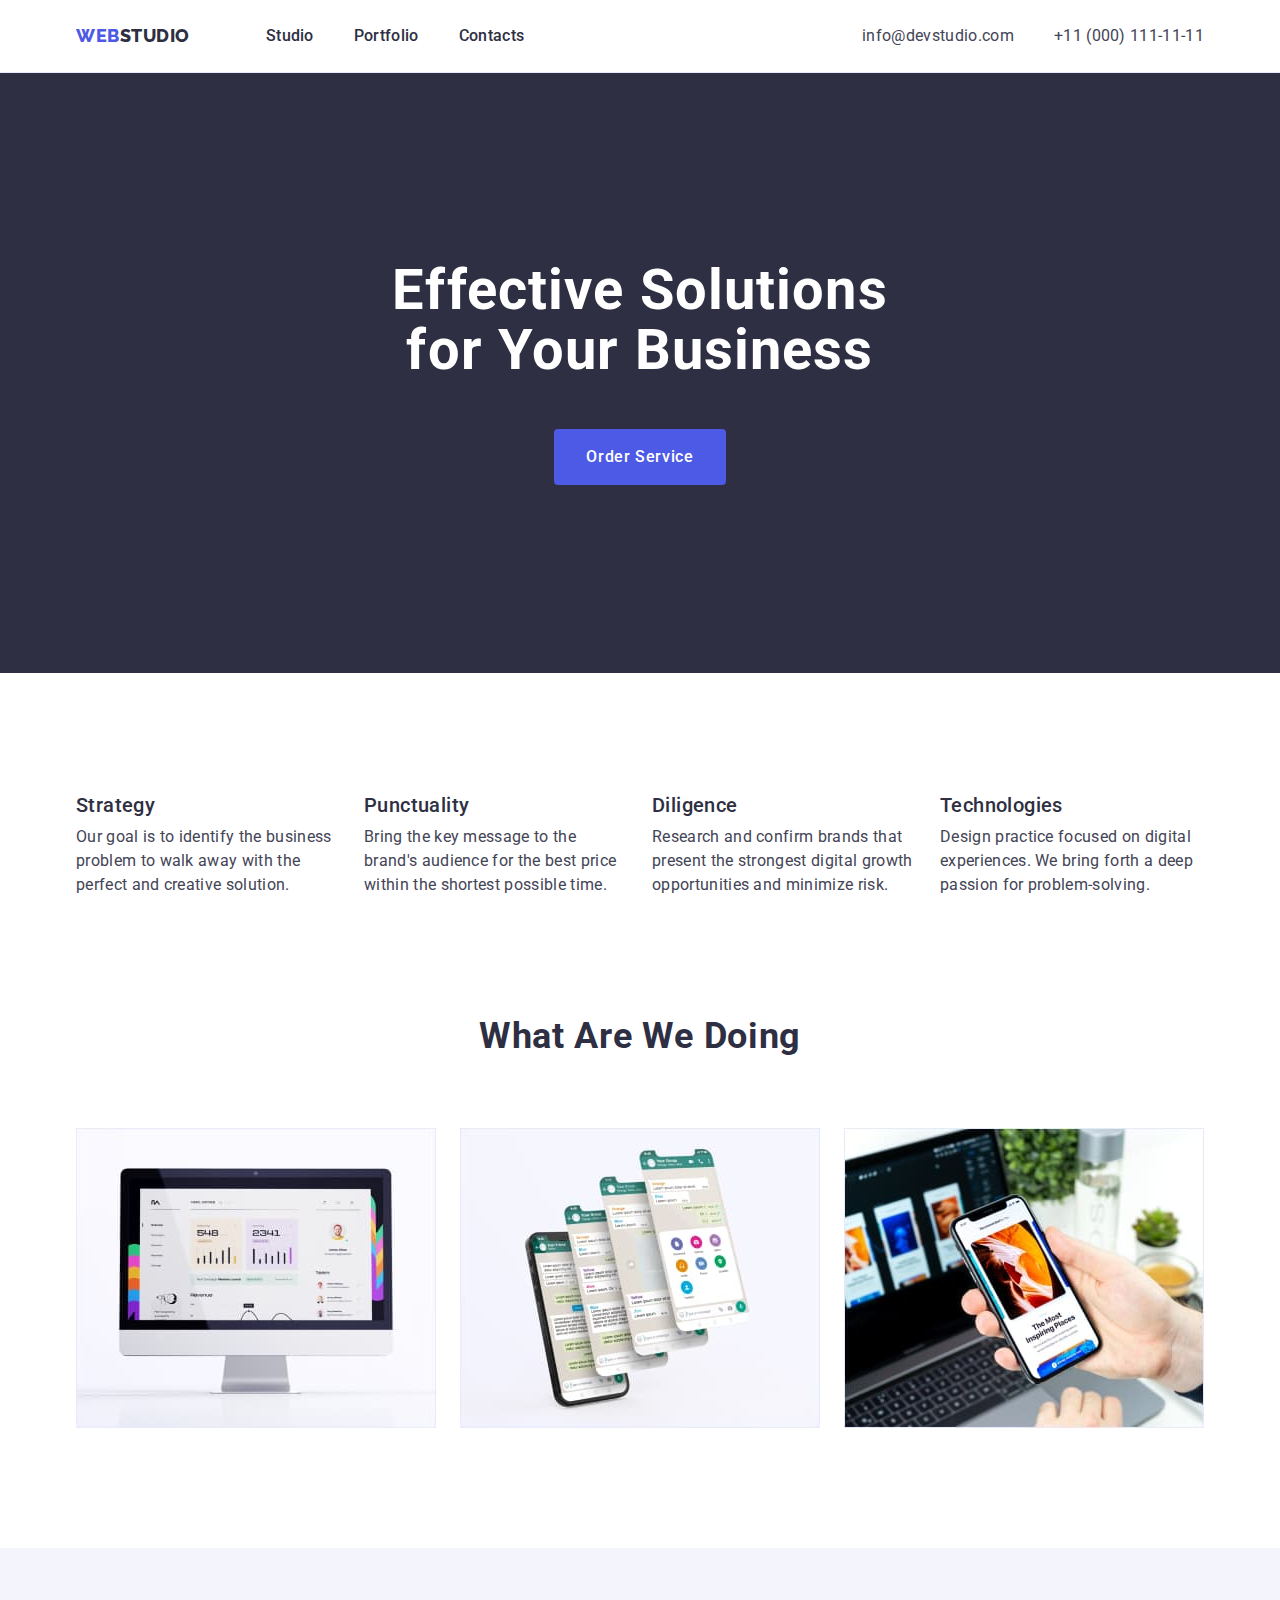
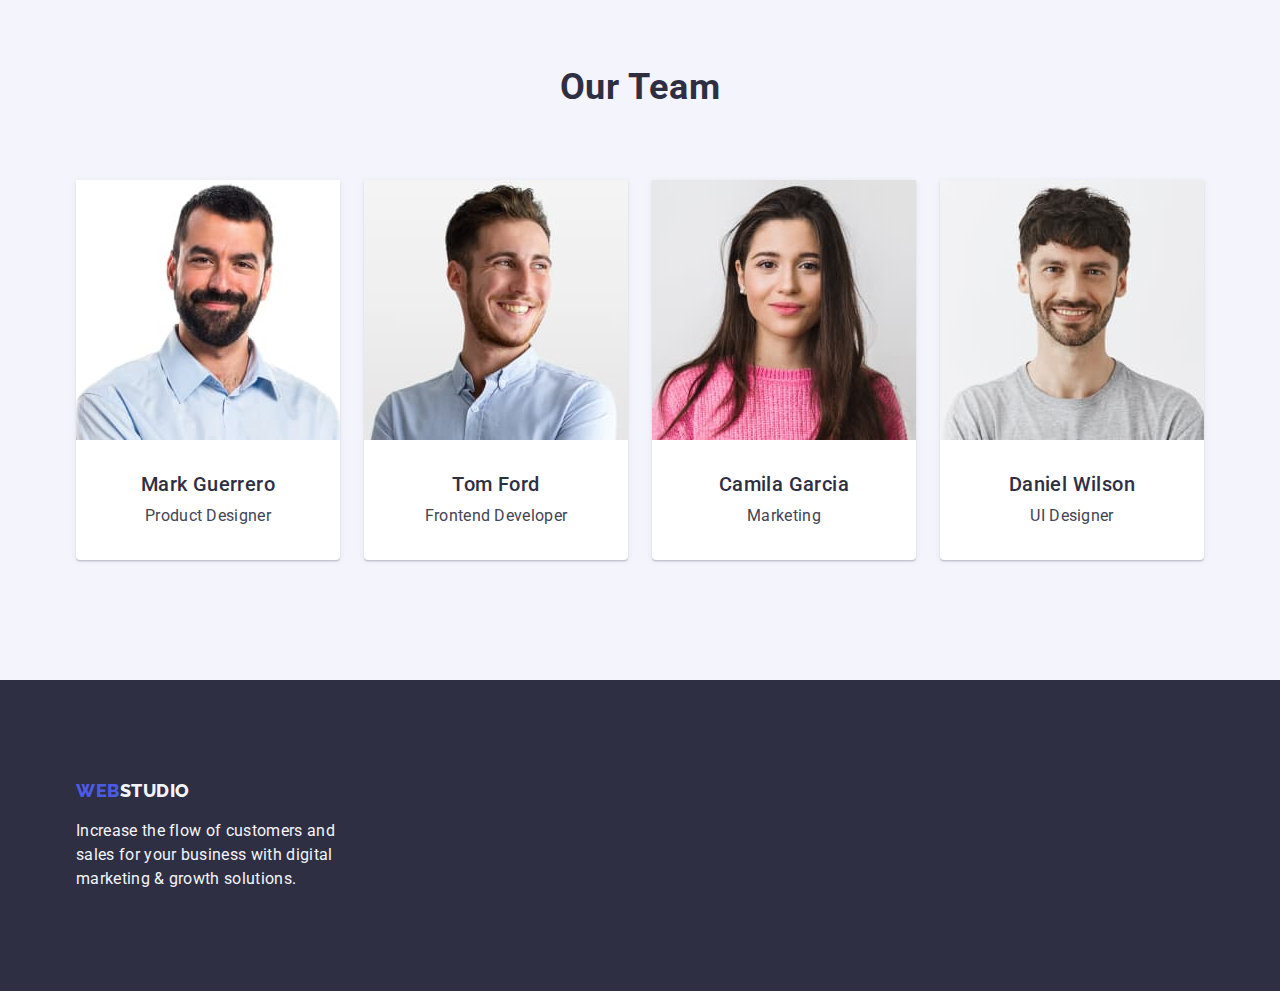
<file: index.html>
<!DOCTYPE html>
<html lang="en">
<head>
    <meta charset="UTF-8">
    <meta name="viewport" content="width=device-width, initial-scale=1.0">
    <title>Webstudio</title>
    <link rel="preconnect" href="https://fonts.googleapis.com">
<link rel="preconnect" href="https://fonts.gstatic.com" crossorigin>
<link href="https://fonts.googleapis.com/css2?family=Raleway:wght@800&family=Roboto:wght@400;500;700;900&display=swap" rel="stylesheet">
<!-- Normalize -->
<link rel="stylesheet" href="https://cdn.jsdelivr.net/npm/modern-normalize@2.0.0/modern-normalize.min.css">
    <!-- Custom Styles -->
    <link rel="stylesheet" href="./css/styles.css">
</head>
<body>
    <!-- Header section -->
    <header class="page-header">
        <div class="header-container container">
        <a href="./index.html" class="header-logo link">Web<span class="dark-header-logo">Studio</span></a>
        <nav class="site-nav">
        <ul class="site-nav-list list">
            <li class="site-nav-item">
                <a href="./index.html" class="link">Studio</a>
            </li>
            <li class="site-nav-item">
                <a href="./portfolio.html" class="link">Portfolio</a>
            </li>
            <li class="site-nav-item">
                <a href="" class="link">Contacts</a>
            </li>
        </ul>
       </nav>
       <!-- Contacts -->
       <address class="tel-mail">
        <ul class="tel-mail-list list">
            <li class="tel-mail-item">
                <a href="mailto:info@devstudio.com" class="header-contact link">info@devstudio.com</a>
            </li>
            <li>
                <a href="tel:+110001111111" class="link">+11 (000) 111-11-11</a>
            </li>
        </ul>
       </address>
    </div>
    </header>
    <!-- Main -->
    <main>
        <!-- Hero Section -->
<section class="hero-section section">
    <div class="hero-container container">
    <h1 class="hero-title">Effective Solutions
        for Your Business</h1>
        <button type="button" class="hero-button button">Order Service</button>
    </div>
</section>
<!-- Section 1 -->
<section class="advantages-section section">
    <div class="advantages-container container">
    <h2 class="visually-hidden">advantages Webstudio</h2>
    <ul class="advantages-list list">
        <li class="advantages-item">
            <h3 class="title">Strategy</h3>
            <p class="advantages-txt">Our goal is to identify the business
                problem to walk away with the perfect and creative solution. </p>
        </li>
        <li class="advantages-item">
            <h3 class="title">Punctuality</h3>
            <p class="advantages-txt">Bring the key message to the brand's audience for the best price within the shortest possible time.
            </p>
        </li>
        <li class="advantages-item">
            <h3 class="title">Diligence</h3>
            <p class="advantages-txt">Research and confirm brands that present the strongest digital growth opportunities and minimize risk.
            </p>
        </li>
        <li class="advantages-item">
            <h3 class="title">Technologies</h3>
            <p class="advantages-txt">Design practice focused on digital experiences. We bring forth a deep passion for problem-solving.
            </p>
        </li>
    </ul>
</div>
</section>
<!-- Section 2 -->
<section class="working-section">
    <div class="container">
    <h2 class="third-title">What are we doing</h2>
    <ul class="img-list list ">
        <li>
            <img src="./images/rectangle1.jpg" alt="monoblock" width="360" height="300">
        </li>
        <li>
            <img src="./images/rectangle2.jpg" alt="smartphone" width="360" height="300">
        </li>
        <li>
            <img src="./images/rectangle3.jpg" alt="smartphone in hands, laptop on the table" width="360" height="300">
        </li>
    </ul>
</div>
</section>
<!-- Section 3 -->
<section class="section-team section">
    <div class="container">
    <h2 class="fourth-title">Our Team</h2>
    <ul class="img-list list">
        <li class="team-card">
            <img src="./images/mark.jpg" alt="Mark Guerrero" width="264" height="260">
            <div class="team-inform">
            <h3 class="title">Mark Guerrero</h3>
            <p class="section-team-txt">Product Designer</p>
        </div>
        </li> 
        <li  class="team-card">
            <img src="./images/tomford.jpg" alt="photo tom ford" width="264" height="260">
            <div class="team-inform">
            <h3 class="title">Tom Ford</h3>
            <p class="section-team-txt">Frontend Developer</p>
        </div>
        </li>
        <li  class="team-card">
            <img src="./images/camila.jpg" alt="photo Camila Carcia" width="264" height="260">
            <div class="team-inform">
            <h3 class="title">Camila Garcia</h3>
            <p class="section-team-txt">Marketing</p>
        </div>
        </li>
        <li  class="team-card">
            <img src="./images/daniel.jpg" alt="photo Daniel Wilson" width="264" height="260">
            <div class="team-inform">
            <h3 class="title">Daniel Wilson</h3>
            <p class="section-team-txt">UI Designer</p>
        </div>
        </li>
    </ul>
</div>
</section>
    </main>
    <!-- footer -->
    <footer class="footer">
        <div class="container">
            <a href="" class="logo link">Web<span class="light-logo-txt">Studio</span></a>
            <p  class="footer-txt">Increase the flow of customers and sales for your business with digital marketing & growth solutions.
            </p>
        </div>
    </footer>
</body>
</html>
</file>
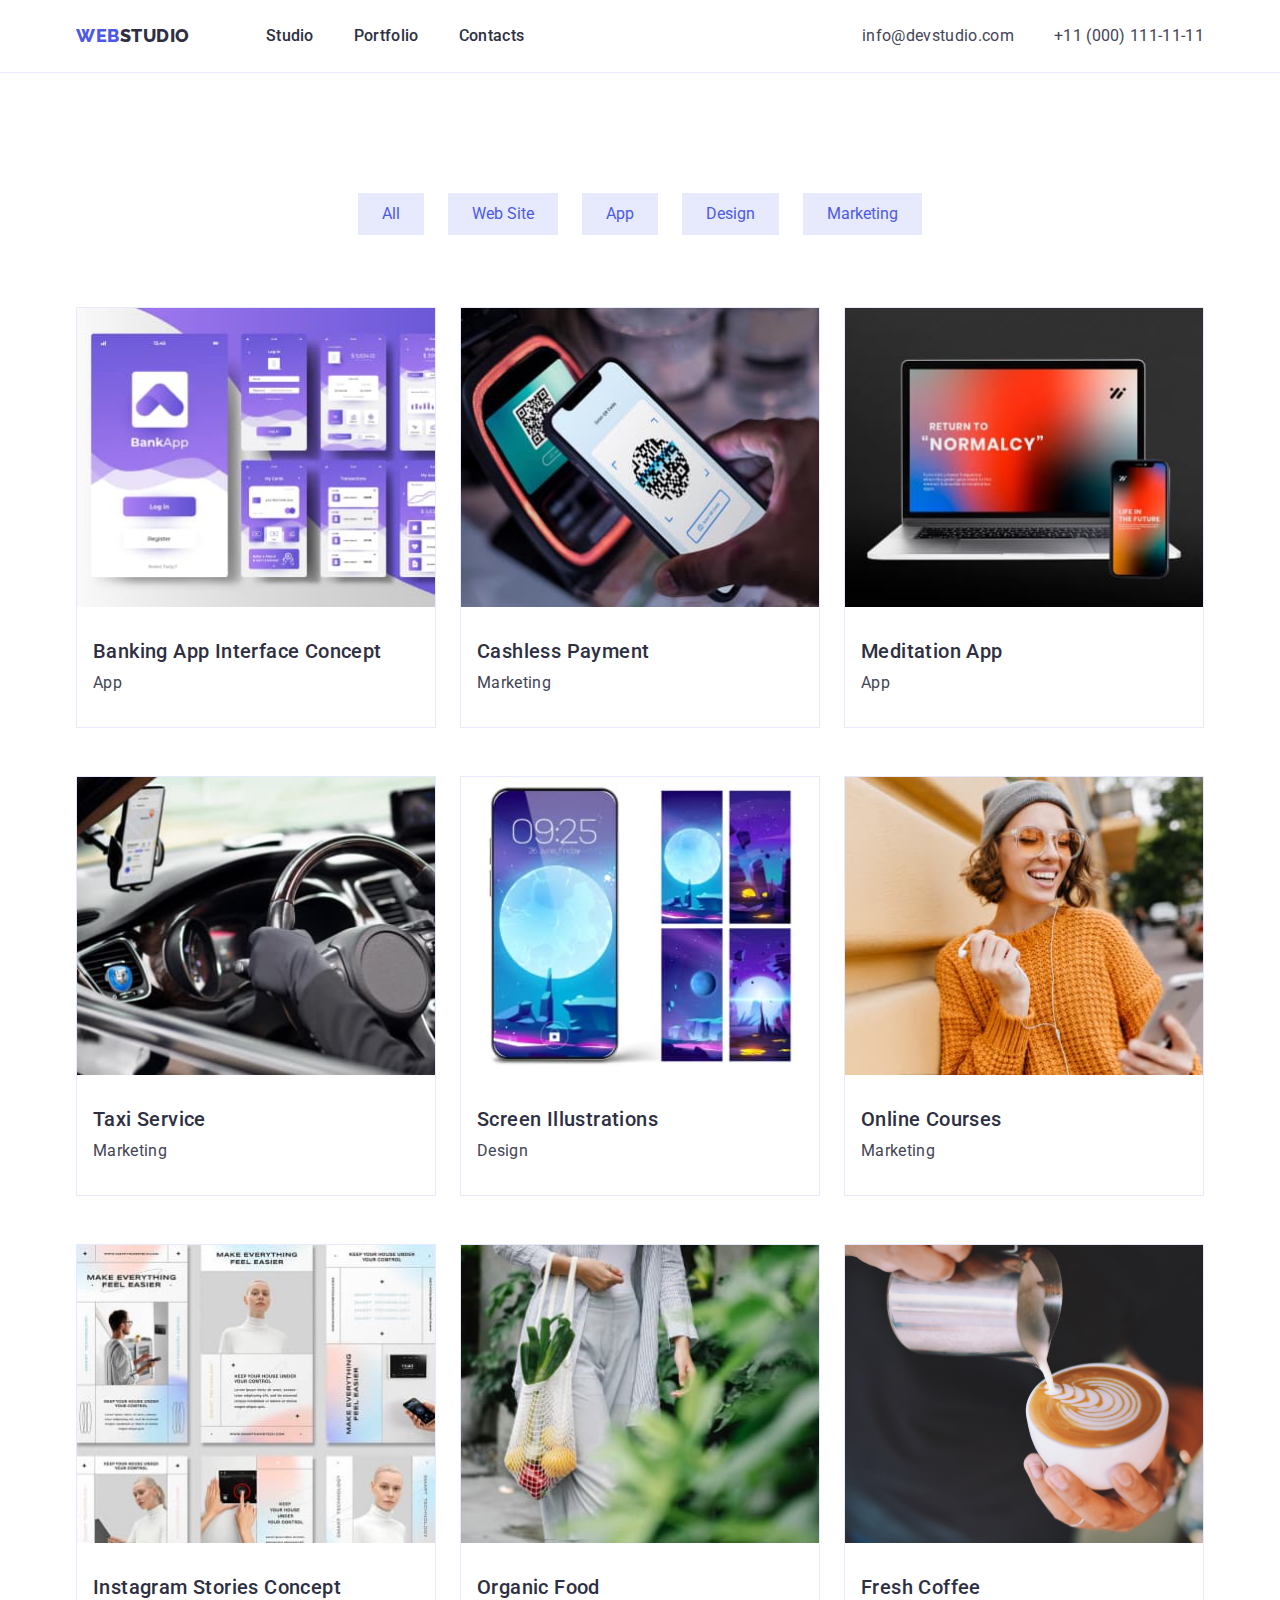
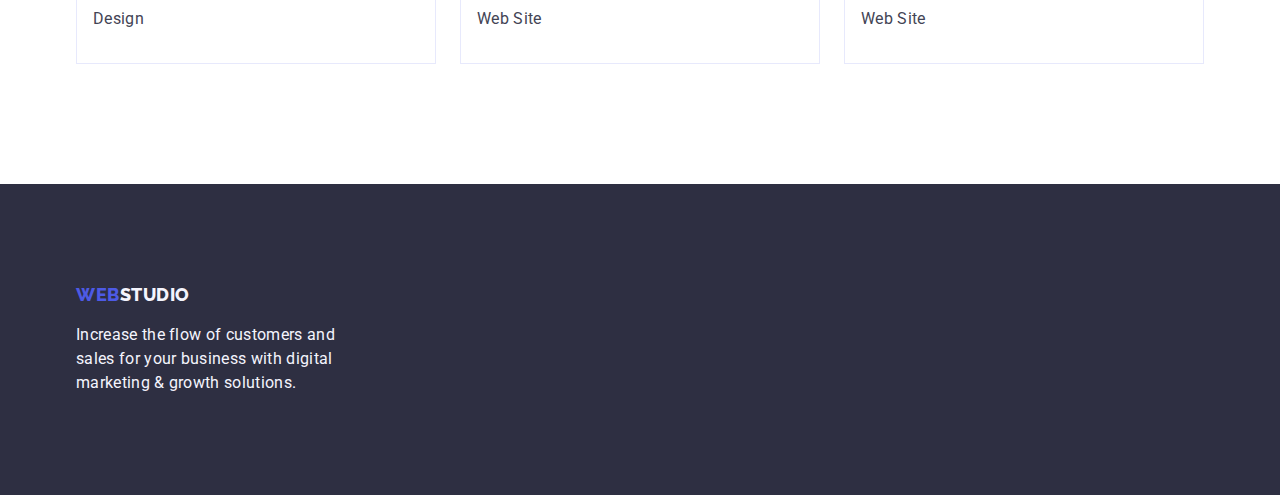
<file: portfolio.html>
<!DOCTYPE html>
<html lang="en">
<head>
    <meta charset="UTF-8">
    <meta name="viewport" content="width=device-width, initial-scale=1.0">
    <title>Portfolio</title>
    <link rel="preconnect" href="https://fonts.googleapis.com">
    <link rel="preconnect" href="https://fonts.gstatic.com" crossorigin>
    <link href="https://fonts.googleapis.com/css2?family=Raleway:wght@800&family=Roboto:wght@400;500;700;900&display=swap" rel="stylesheet">
    <!-- Normalize -->
    <link rel="stylesheet" href="https://cdn.jsdelivr.net/npm/modern-normalize@2.0.0/modern-normalize.min.css">
    <!-- Styles -->
    <link rel="stylesheet" href="./css/styles.css">
</head>
<body>
    <!-- Header section -->
        <!-- Header section -->
        <header class="page-header">
            <div class="header-container container">
            <a href="./index.html" class="header-logo link">Web<span class="dark-header-logo">Studio</span></a>
            <nav class="site-nav">
            <ul class="site-nav-list list">
                <li class="site-nav-item">
                    <a href="./index.html" class="link">Studio</a>
                </li>
                <li class="site-nav-item">
                    <a href="./portfolio.html" class="link">Portfolio</a>
                </li>
                <li class="site-nav-item">
                    <a href="" class="link">Contacts</a>
                </li>
            </ul>
           </nav>
           <!-- Contacts -->
           <address class="tel-mail">
            <ul class="tel-mail-list list">
                <li class="tel-mail-item">
                    <a href="mailto:info@devstudio.com" class="header-contact link">info@devstudio.com</a>
                </li>
                <li>
                    <a href="tel:+110001111111" class="link">+11 (000) 111-11-11</a>
                </li>
            </ul>
           </address>
        </div>
        </header>
    <!-- Main -->
    <main>
        <section class="section">
            <div class="container">
            <h1 class="visually-hidden">Our Project</h1>
            <ul class="filter-btn-list list">
                <li><button type="button" class="radio-btn button">All</button></li>
                <li><button type="button" class="radio-btn button">Web Site</button></li>
                <li><button type="button" class="radio-btn button">App</button></li>
                <li><button type="button" class="radio-btn button">Design</button></li>
                <li><button type="button" class="radio-btn button">Marketing</button></li>
            </ul>
            <ul class="filter-list list">
               <li class="service-item">
                <a href="" class="link">
                    <img src="./images/bankApp.jpg" alt="Banking App Interface Concept">
                    <div class="service-info">
                    <h2 class="portf-title">Banking App Interface Concept</h2>
                    <p class="service-txt">App</p>
                </div>
                </a>
               </li>
                <li class="service-item">
                    <a href="" class="link">
                        <img src="./images/pay.jpg" alt="pay on telephone"
                        width="360"
                        height="300">
                       <div class="service-info">
                        <h2 class="portf-title">Cashless Payment</h2>
                        <p class="service-txt">Marketing</p>
                    </div>
                    </a>
                </li>
                <li class="service-item">
                    <a href="" class="link">
                        <img src="./images/computer.jpg" alt="Meditation app on computer"
                        width="360"
                        height="300">
                       <div class="service-info">
                        <h2 class="portf-title">Meditation App</h2>
                        <p class="service-txt">App</p> 
                    </div>
                    </a>
                </li>
                <li class="service-item">
                    <a href="" class="link">
                        <img src="./images/taxiapp.jpg" alt="taxi app"
                        width="360"
                        height="300">
                       <div class="service-info">
                        <h2 class="portf-title">Taxi Service</h2>
                        <p class="service-txt">Marketing</p>
                    </div>
                    </a>
                </li>
                <li class="service-item">
                    <a href="" class="link">
                        <img src="./images/illustration.jpg" alt="illustration"
                        width="360"
                        height="300">
                       <div class="service-info">
                        <h2 class="portf-title">Screen Illustrations</h2>
                        <p class="service-txt">Design</p>
                    </div>
                </a>
                </li>
                <li class="service-item">
                    <a href="" class="link">
                        <img src="./images/imgcourses.jpg" alt="online course"
                        width="360"
                        height="300">
                       <div class="service-info">
                        <h2 class="portf-title">Online Courses</h2>
                        <p class="service-txt">Marketing</p>
                        </div>
                    </a>
                </li>
                <li class="service-item">
                    <a href="" class="link">
                        <img src="./images/imginststories.jpg" alt="instagram sroties"
                        width="360"
                        height="300">
                       <div class="service-info">
                        <h2 class="portf-title">Instagram Stories Concept</h2>
                        <p class="service-txt">Design</p> 
                    </div>
                </a>
                </li>
                <li class="service-item">
                    <a href="" class="link">
                        <img src="./images/imgorgfood.jpg" alt="organic food"
                        width="360"
                        height="300">
                       <div class="service-info">
                        <h2 class="portf-title">Organic Food</h2>
                        <p class="service-txt">Web Site</p>
                        </div>
                    </a>
                </li>
                <li class="service-item">
                    <a href="" class="link">
                        <img src="./images/fresh-coffy.jpg" alt="fresh-coffy"
                        width="360"
                        height="300">
                        <div class="service-info">
                        <h2 class="portf-title">Fresh Coffee</h2>
                        <p class="service-txt">Web Site</p>
                        </div>
                    </a>
                </li>
            </ul>
        </div>
        </section>
    </main>
     <!-- footer -->
     <footer class="footer">
        <div class="container">
            <a href="" class="logo link">Web<span class="light-logo-txt">Studio</span></a>
            <p  class="footer-txt">Increase the flow of customers and sales for your business with digital marketing & growth solutions.
            </p>
        </div>
    </footer>
</body>
</html>
</file>
<file: css/styles.css>
:root {
	--color-iris: #4d5ae5;
	--color-ocean: #404bbf;
	--color-navy-blue: #2e2f42;
	--color-green: #31d0aa;
	--color-slate: #434455;
	--color-light-slate: #8e8f99;
	--color-cornflower: #e7e9fc;
	--color-cloud: #f4f4fd;
	--color-navy-blue-modal: #2e2f42;
	--color-grey: #2e2f42;
	--color-white: #ffffff;
	--color-dairy: #fcfcfc;
}

/*=============================================
=            Base Styles            =
=============================================*/
body {
	background-color: var(--color-white);
	color: var(--color-slate);
	font-family: 'Roboto', sans-serif;
}
  /* Reset start */
h1,h2,h3,h4,h5,h6, p {
	margin: 0;
}
img {
	display: block;
	max-width: 100%;
	height: auto;
}
.list {
	list-style: none;
	padding: 0;
	margin: 0;
}
.link {
	color: currentColor;
	text-decoration: none;
}
.button {
	color: currentColor;
	cursor: pointer;
	font-family: inherit;
}
   /* Reset end */
   .container {
	width: 1158px;
	margin-left: auto;
	margin-right: auto;
	padding-left: 15px;
	padding-right: 15px;

	/* outline: 2px solid red;
	outline-offset: -2px; */
   }
.visually-hidden {
  position: absolute;
  width: 1px;
  height: 1px;
  margin: -1px;
  border: 0;
  padding: 0;
  
  white-space: nowrap;
  clip-path: inset(100%);
  clip: rect(0 0 0 0);
  overflow: hidden;
}
.section {
	padding-bottom: 120px;
	padding-top: 120px;
}
/* second lvl title */
.third-title,
.fourth-title {
color: var(--color-navy-blue);
text-align: center;
font-size: 36px;
font-weight: 700;
line-height: 1.1; /* 111.111% */
letter-spacing: 0.72px;
text-transform: capitalize;
}
/* third lvl title */
.title,
.portf-title {
	margin-bottom: 8px;
	color: var(--color-navy-blue);
font-size: 20px;
font-weight: 500;
line-height: 1.2; /* 120% */
letter-spacing: 0.02em;
}
.advantages-txt,
.section-team-txt,
.service-txt,
.footer-txt {
font-size: 16px;
font-weight: 400;
line-height: 1.5; /* 150% */
letter-spacing: 0.02em;
}

/*=============================================
=            Header section            =
=============================================*/

       /* Logo */
.page-header {
		border-bottom: 1px solid var(--color-cornflower);
	   }
.header-container {
	display: flex;
	align-items: center;
}
.header-logo {
	color: var(--color-iris);
	font-family: 'Raleway', sans-serif;
    font-size: 18px;
    font-weight: 800;
    line-height: 1.17;
    letter-spacing: 0.03em;
    text-transform: uppercase;
	margin-right: 76px;
}
.dark-header-logo {
	color: var(--color-navy-blue);
	font-family: 'Raleway', sans-serif;
font-size: 18px;
font-weight: 800;
line-height: 1.16;
letter-spacing: 0.54px;
text-transform: uppercase;
}
.site-nav-list {
	display: flex;
	gap: 40px;

}
     /* Navigation */
.site-nav {
		margin-right: auto;
	 }
.site-nav-item {
	display: block;
	padding-top: 24px;
	padding-bottom: 24px;
}
.site-nav .link{
	color: var(--color-navy-blue);
font-size: 16px;
font-weight: 500;
line-height: 1.5;
letter-spacing: 0.02em;
}
.site-nav .link:hover,
.site-nav .link:focus {
	color: var(--color-ocean);
}
     /* Contact */
.tel-mail-list {
		display: flex;
	 }
.header-contact {
		margin-right: 40px;
	 }
.tel-mail .link {
  color: var(--color-slate);
}
.tel-mail {
	font-style: normal;
	font-size: 16px;
  font-weight: 400;
  line-height: 1.5;
  letter-spacing: 0.02em;
}
.tel-mail .link:hover,
.tel-mail .link:focus {
 color: var(--color-ocean);
}
/*=============================================
=            Hero Section            =
=============================================*/
.hero-section {
	padding-top: 188px;
	padding-bottom: 188px;
	text-align: center;
	background-color: var(--color-navy-blue);
}
.hero-title {
	color: var(--color-white);
	text-align: center;
    font-size: 56px;   
    font-weight: 700;
    line-height: 1.07;
    letter-spacing: 0.02em;
	margin-top: 0;
  margin-right: auto;
  margin-left: auto;
  margin-bottom: 48px;
  max-width: 496px;
  /* padding-bottom: 48px; */
}
.hero-button {
	background-color: var(--color-iris);
	color: var(--color-white);
    font-size: 16px;
    font-style: normal;
    font-weight: 500;
    line-height: 1.5; /* 150% */
    letter-spacing: 0.04em;
    text-align: center;
    min-width: 169px;
    border-radius: 4px;
    padding: 16px 32px;
    border: 0;
}
.hero-button:hover,
.hero-button:focus{
background-color: var(--color-ocean);
}
.radio-btn {
	background-color: var(--color-cornflower);
	color: var(--color-iris);
	padding: 12px 24px;
	border: 0px;
}
.radio-btn:hover,
.radio-btn:focus {
	background-color: var(--color-ocean);
	color: var(--color-white);
}

/*=============================================
=            Advantages section            =
=============================================*/
.advantages-list {
	display: flex;
	gap: 24px;
}
.advantages-item {
	width: 264px;
}


/*=============================================
=            What Are We Doing            =
=============================================*/
.working-section {
	padding-top: 0px;
	padding-bottom: 120px;
}
.third-title {
	margin-bottom: 72px;
}
.img-list {
	display: flex;
	gap: 24px;
}



/*=============================================
=            Team Section            =
=============================================*/
.fourth-title {
	margin-bottom: 72px;
}
.team-card {
	text-align: center;
	border-radius: 0px 0px 4px 4px;
	box-shadow: 0px 2px 1px 0px rgba(46, 47, 66, 0.08), 0px 1px 1px 0px rgba(46, 47, 66, 0.16), 0px 1px 6px 0px rgba(46, 47, 66, 0.08);
}
.team-inform {
	padding: 32px;
}
.section-team {
	background-color: var(--color-cloud);
}
.team-card {
	background-color: var(--color-white);
}

/*=============================================
=            Footer            =
=============================================*/
.footer {
	background-color: var(--color-navy-blue);
	padding-top: 101px;
	padding-bottom: 100px;
}
.logo {
	color: var(--color-iris);
	font-family: 'Raleway', sans-serif;
    font-size: 18px;
    font-weight: 800;
    line-height: 1.16;
    letter-spacing: 0.03em;
    text-transform: uppercase;
}

.light-logo-txt {
	color: var(--color-cloud);
}
.footer-txt {

	color: var(--color-cloud);
	max-width: 264px;
	margin-top: 17px;
}

/*=============================================
=            Portfolio           =
=============================================*/
.service-txt {
	color: var(--color-slate);
}
.filter-btn-list {
	display: flex;
	gap: 24px;
	align-items: center;
	justify-content: center;
	margin-bottom: 72px;
}
.filter-list {
	display: flex;
	flex-wrap: wrap;
	gap: 48px 24px;
}
.service-item {
	border: 1px solid var(--color-cornflower);
flex-basis: calc((100% - (24px * 2)) / 3);
}	
.service-info {
	padding: 32px 16px;
}
</file>
